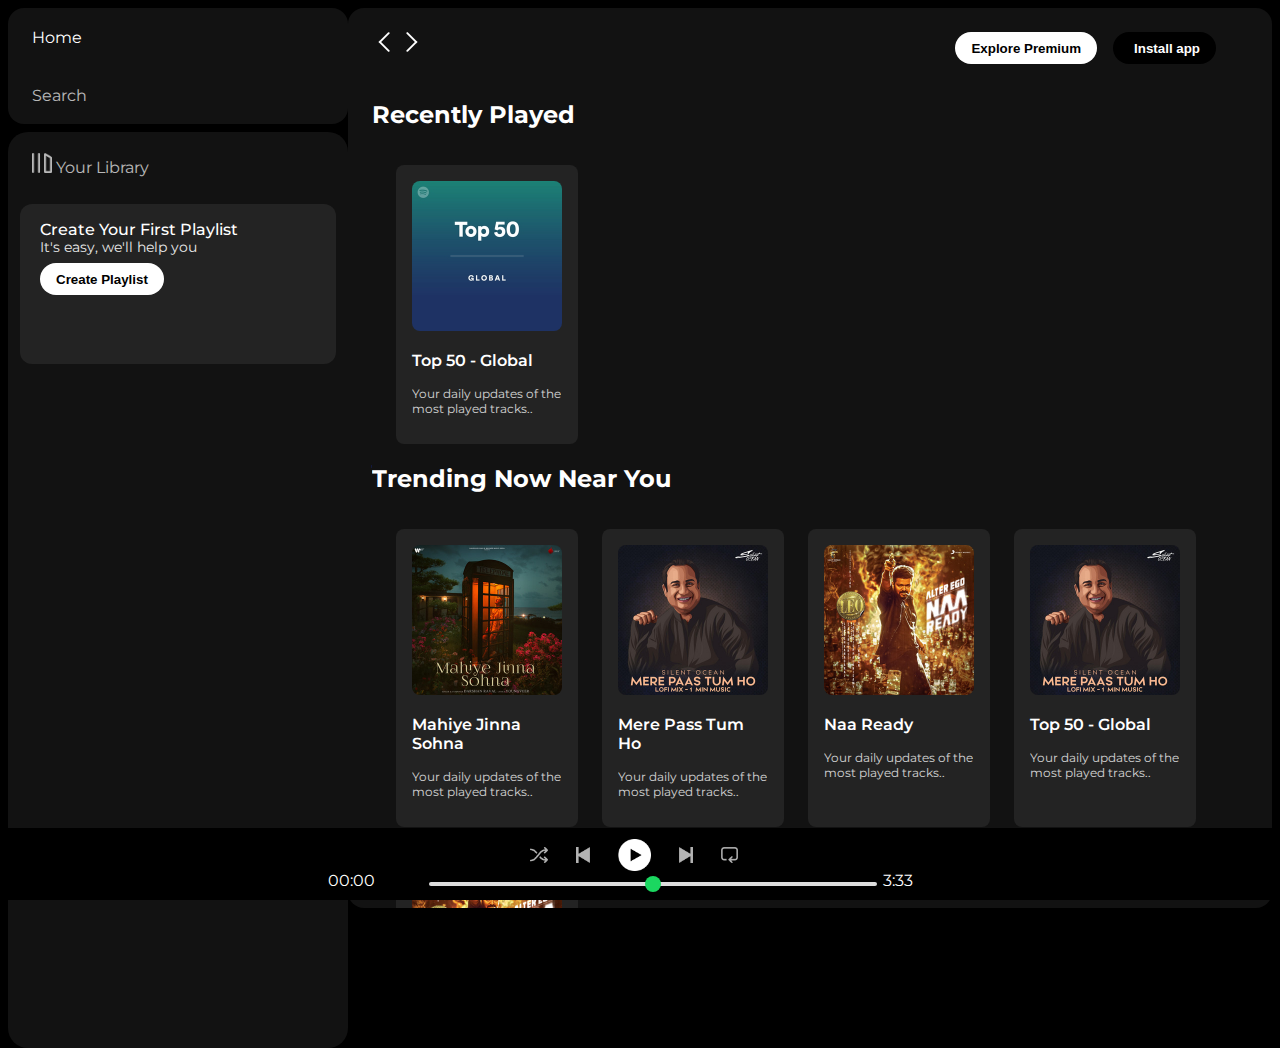
<file: index.html>
<!DOCTYPE html>
<html lang="en">
<head>
    <link rel="stylesheet" href="https://cdnjs.cloudflare.com/ajax/libs/font-awesome/6.5.1/css/all.min.css" integrity="sha512-DTOQO9RWCH3ppGqcWaEA1BIZOC6xxalwEsw9c2QQeAIftl+Vegovlnee1c9QX4TctnWMn13TZye+giMm8e2LwA==" crossorigin="anonymous" referrerpolicy="no-referrer" />
    <link rel="icon" href="./assets/logo.png"/>
    <meta charset="UTF-8">
    <meta name="viewport" content="width=device-width, initial-scale=1.0">
    <title>Spotify  - Web Player: Music For Everyonex</title>
    <link rel="stylesheet" href="style.css"/>
    <link rel="preconnect" href="https://fonts.googleapis.com">
<link rel="preconnect" href="https://fonts.gstatic.com" crossorigin>
<link href="https://fonts.googleapis.com/css2?family=Montserrat:ital,wght@0,100..900;1,100..900&display=swap" rel="stylesheet">
</head>
<body>
    <div class="main">
        <div class="sidebar">
            <div class="nav">
                <div class="nav-option" style="opacity:1">
                    <i class="fa-solid fa-house"></i>
                    <a href="#">Home
                    </a>
                </div>
                <div class="nav-option">
                    <i class="fa-solid fa-magnifying-glass"></i>
                    <a href="#">Search</a>
                </div>
            </div>
            <div class="library">
                <div class="options">
                <div class="lib-option nav-option">
                    <img src="./assets/library_icon.png"/>
                    <a href="#">Your Library</a>
                </div>
            <div class="icons">
                <i class="fa-solid fa-plus"></i>
                <i class="fa-solid fa-arrow-right"></i>

            </div>
            </div>
            <div class="lib-box">
                <div class="box">
                    <div class="box-p1">Create Your First Playlist</div>
                    <div class="box-p2">It's easy, we'll help you</div>
                    <button class="badge">Create Playlist</button>
                </div>
            </div>
            </div>
            
        </div>
        <div class="main-content">
            <div class="sticky-nav">
                <div class="sticky-nav-icons">
                <img src="./assets/backward_icon.png"/>
                <img src="./assets/forward_icon.png" class="hide"/>
                </div>
                
                <div class="sticky-nav-options">
                    <button class="badge nav-item hide">Explore Premium</button>          
                    <button class="badge nav-item dark-badge"><i class="fa-regular fa-circle-down" style="margin-right: 5px;"></i>Install app</button>
                    <i class="fa-regular fa-user nav-item"></i>
                </div>
  
            </div>
    
                <h2>Recently Played</h2>
                <div class="cards-container">
                    <div class="card">
                        <img src="./assets/card1img.jpeg" class="card-img"/>
                        <p class="card-title">Top 50 - Global</p>
                        <p class="card-info">Your daily updates of the most played tracks..</p>
                </div>
                </div>

                <h2>Trending Now Near You</h2>
                <div class="cards-container">
                    <div class="card">
                        <img src="./assets/card2img.jpeg" class="card-img"/>
                        <p class="card-title">Mahiye Jinna Sohna</p>
                        <p class="card-info">Your daily updates of the most played tracks..</p>
                </div>
            

                    <div class="card">
                        <img src="./assets/card3img.jpeg" class="card-img"/>
                        <p class="card-title">Mere Pass Tum Ho</p>
                        <p class="card-info">Your daily updates of the most played tracks..</p>
                </div>
    

                    <div class="card">
                        <img src="./assets/card4img.jpeg" class="card-img"/>
                        <p class="card-title">Naa Ready</p>
                        <p class="card-info">Your daily updates of the most played tracks..</p>
                </div>

                <div class="card">
                    <img src="./assets/card3img.jpeg" class="card-img"/>
                    <p class="card-title">Top 50 - Global</p>
                    <p class="card-info">Your daily updates of the most played tracks..</p>
                </div> 

                <div class="card">
                    <img src="./assets/card4img.jpeg" class="card-img"/>
                    <p class="card-title">Top 50 - Global</p>
                    <p class="card-info">Your daily updates of the most played tracks..</p>
                </div>
                </div>

                <h2>Featured Charts</h2>
                <div class="cards-container">
                    <div class="card">
                        <img src="./assets/card5img.jpeg" class="card-img"/>
                        <p class="card-title">Top Songs - Global</p>
                        <p class="card-info">Your daily updates of the most played tracks..</p>
                </div>

                <div class="card">
                    <img src="./assets/card6img.jpeg" class="card-img"/>
                    <p class="card-title">Top Songs - India</p>
                    <p class="card-info">Your daily updates of the most played tracks..</p>
                </div>

                <div class="card">
                <img src="./assets/card1img.jpeg" class="card-img"/>
                <p class="card-title">Top 50 - Global</p>
                <p class="card-info">Your daily updates of the most played tracks..</p>
                </div>
                </div>
        

                <div class="footer">
                    <div class="line"></div>
                </div>
            </div>
        
        <div class="music-player">
            <div class="album"></div>

            <div class="player">
                <div class="player-controls">
                    <img src="./assets/player_icon1.png" class="player-control-icon"/>
                    <img src="./assets/player_icon2.png" class="player-control-icon"/>
                    <img src="./assets/player_icon3.png" class="player-control-icon" style="opacity: 1; height:2rem"/>
                    <img src="./assets/player_icon4.png" class="player-control-icon"/>
                    <img src="./assets/player_icon5.png" class="player-control-icon"/>
                </div>

                <div class="playback-bar">
                    <span class="curr-time">00:00</span>
                    <input type="range" min="0" max="100" class="progress-bar" step="1">
                    <span class="end-time">3:33</span>
                </div>
            </div>

            <div class="controls"></div>
            
        </div>
    </div>
</body>
</html>
</file>
<file: style.css>
body{
    font-family: "Montserrat", sans-serif;
    margin:0;
    background-color: #000;
    color:#fff;
    overflow: hidden;
}

.main{
    display:flex;
    height:100vh;   
    margin:0.5rem;
}

.sidebar{
    background-color:#000;
    width: 340px;
    border-radius:1rem;
}

.main-content{
    background-color: #121212;
    flex:1;
    border-radius:1rem;
    overflow:auto;
    padding:0 1.5rem 0 1.5rem;
}

.music-player{
    background-color: black;
    position:fixed;
    bottom:0;
    width: 100%;   
    height: 72px;
}

a{
    text-decoration: none;
    color:#fff;
}

.nav{
    background-color: #121212;
    border-radius: 1rem;
    display:flex;
    flex-direction: column;
    justify-content: center;
    height: 100px;
    padding: 0.5rem 0.75rem;

}

.nav-option{
    line-height: 2.5rem;
    opacity:0.7;
    padding:0.5rem 0.75rem;
}

.nav-option:hover{
    opacity:1;
}

.nav-option i{
    font-size:1.25rem;

}

.nav-option a{
    font-size: 1rem;
}

.library{
    background-color: #121212;
    border-radius: 1.25rem;
    height:100%;
    margin-top: 0.5rem;
    padding:0.5rem 0.75rem;
}

.options{
    display:flex;
    justify-content: space-between;
    align-items:center;
}

.lib-option img{
    height:1.25rem;
    width:1.25rem;
}

.icons{
    font-size:1.25rem;
    display:flex;

}

.icons i{
    opacity:0.7;
    margin-right: 1rem;
}

.icons i:hover{
    opacity:1;
}

.box{
    background-color: #232323;
    height:8rem;
    border-radius:0.75rem;
    margin: 0.5rem 0 0.5rem 0;
    padding:1rem 1.25rem;
}

.box-p1{
    font-size:1rem;
    font-weight:500;
}

.box-p2{
    font-size:0.85rem;
    opacity:0.9;
}

.badge{
    background-color: #fff;
    border:none;
    border-radius: 100px;
    padding:0.25rem 1rem;
    font-weight: 700;
    margin-top: 0.5rem;
    height:2rem;
    width:fit-content;
}

.dark-badge{
    color:#fff;
    background-color: #000;
}

.sticky-nav{
    position:sticky;
    top:0;
    background-color:   #121212;
    display:flex;
    justify-content: space-between;
    align-items: center;
    padding: 1rem 0 1rem 0;
    z-index: 10;
}

.sticky-nav-items{
    margin-left: 0.75rem;
}

.sticky-nav-options{
    display:flex;
    justify-content:center;
    align-items:center;
    margin-left:2rem;
}

.nav-item{
    margin-right:1rem
}

@media (max-width:1000px) {
    .hide{
        display:none;
    }
}

.card{
    background-color: #232323;
    width:150px;
    padding:1rem;
    border-radius:0.5rem;
    margin-left: 1.5rem;
    margin-top:1rem;
}

.cards-container{
    display:flex;
    flex-wrap:wrap;
}

.card-img{
    width:100%;
    border-radius: 0.5rem;
}   

.card-title{
    font-weight:600;
}

.card-info{
    font-size:0.75rem;
    opacity:0.8;
}

.footer{
    height:300px;
    display:flex;
    align-items: center;
    justify-items:center;
}

.line{
    width:100%;
    height:50%;
    border-top:1px solid white;
    opacity:0.4;

}

.music-player{
    display:flex;
    justify-content: space-between;
    align-items:center;
} 

.album{
    width:25%;
}

.player{
    /* background-color: #fff; */
        width:50%;
}

.controls{
    width:25%;
}

.player-controls{
    display:flex;
    justify-content: center;
    align-items:center ;
}

.player-control-icon{
    height:1rem;
    margin-right: 1.75rem;
    opacity: 0.7;
}

.player-control-icon:hover{
    opacity:1;
}

.Playback-bar{
    width:50%;
    display:flex;
    justify-content: center;
    align-items: center;
}

.progress-bar{
    width: 70%;
    appearance: none;
    background-color: transparent;
    cursor:pointer;
    margin-left:50px;
}

.progress-bar::-webkit-slider-runnable-track{
    background-color: #ddd;
    border-radius:100px;
    height:0.2rem
}

.progress-bar::-webkit-slider-thumb{
    appearance: none;
    height:1rem;
    width:1rem;
    background-color: #1bd760;
    border-radius: 50%;
    margin-top: -6px;
}
</file>
